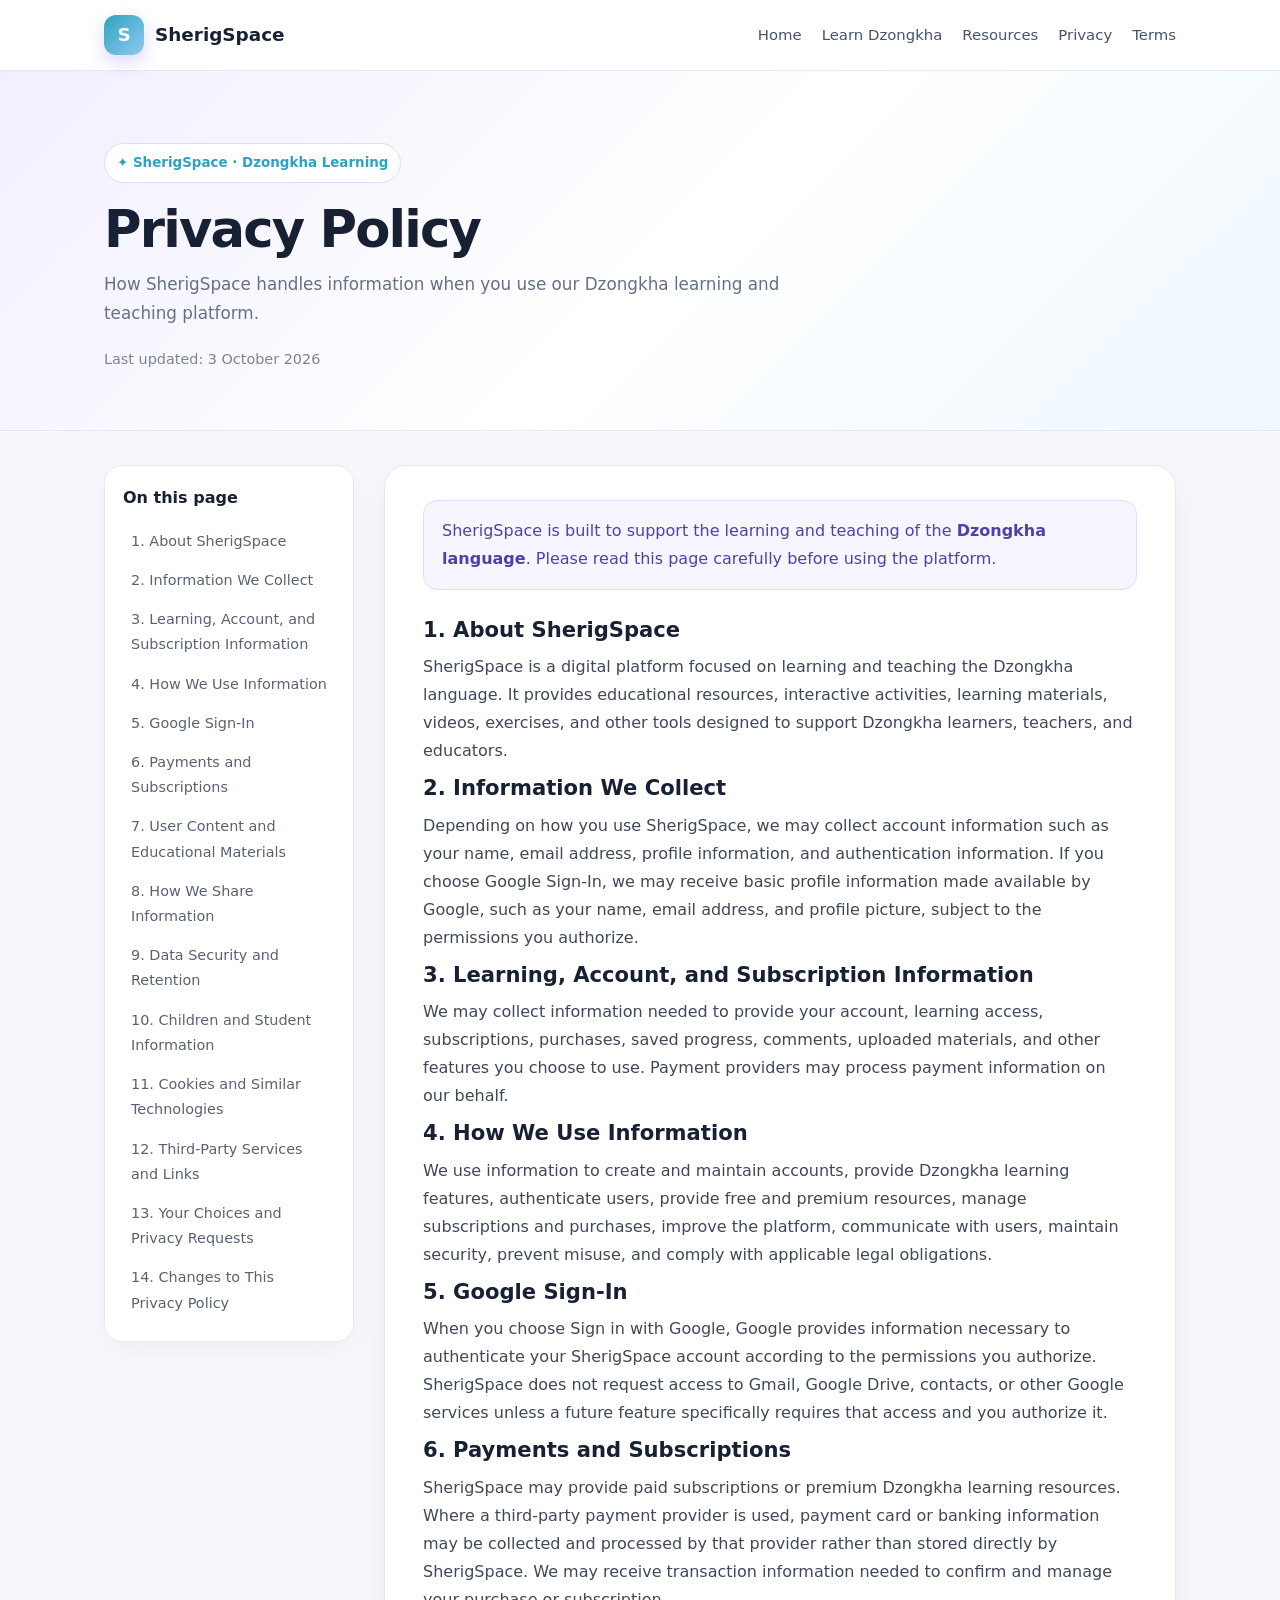
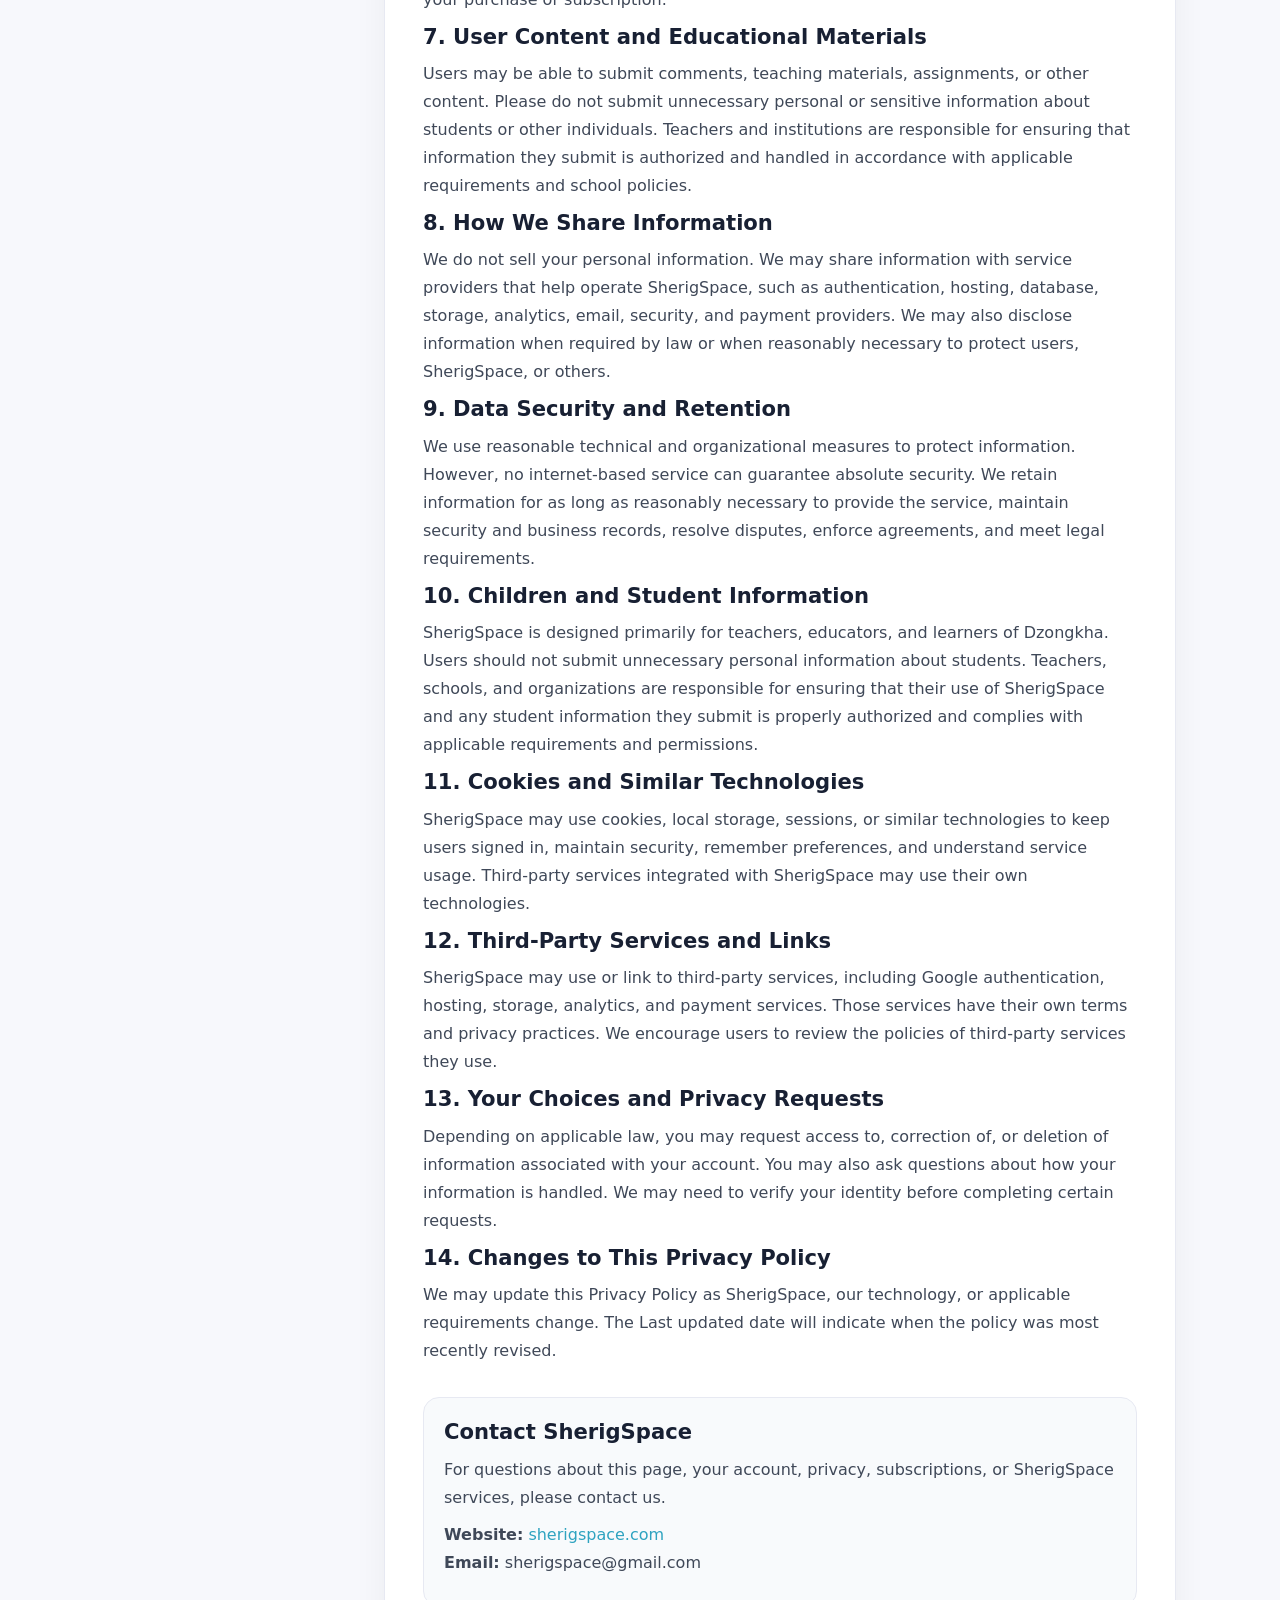
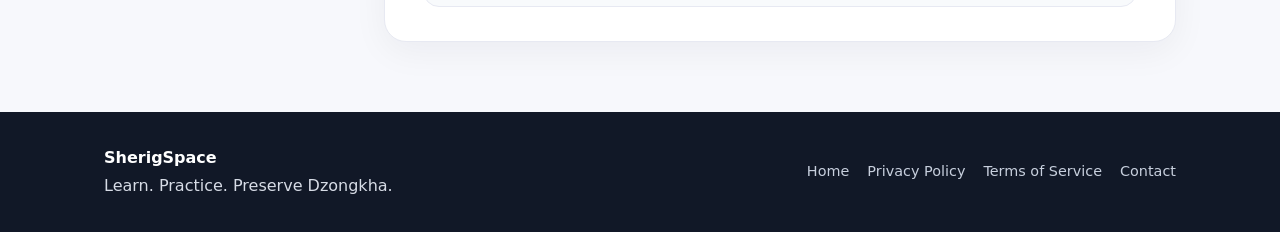
<file: privacy-policy.html>
<!doctype html>
<html lang="en">
<head>
<meta charset="utf-8"><meta name="viewport" content="width=device-width,initial-scale=1">
<title>Privacy Policy | SherigSpace</title>
<meta name="description" content="Privacy Policy for SherigSpace, a Dzongkha language learning and teaching platform.">
<link rel="stylesheet" href="fonts.css">
<style>
:root{
  --primary:#2ea3c0;
  --primary-dark:#1d54b4;
  --accent:#90c9f0;
  --ink:#182033;
  --muted:#667085;
  --bg:#f7f8fc;
  --surface:#ffffff;
  --border:#e7e9f2;
  --soft:#f0efff;
  --green:#16805c;
}
*{box-sizing:border-box}
html{scroll-behavior:smooth}
body{
  margin:0;
  font-family:Inter,'DDC Joyig',ui-sans-serif,system-ui,-apple-system,BlinkMacSystemFont,"Segoe UI",sans-serif;
  color:var(--ink); background:var(--bg); line-height:1.75;
}
a{color:var(--primary);text-decoration:none}
a:hover{text-decoration:underline}
.site-header{
  position:sticky;top:0;z-index:20;background:rgba(255,255,255,.92);
  backdrop-filter:blur(14px);border-bottom:1px solid var(--border)
}
.nav{
  max-width:1120px;margin:auto;padding:15px 24px;display:flex;
  align-items:center;justify-content:space-between;gap:20px
}
.brand{display:flex;align-items:center;gap:11px;font-weight:800;color:var(--ink);font-size:1.15rem}
.brand-mark{
  width:40px;height:40px;border-radius:12px;display:grid;place-items:center;
  color:white;font-weight:900;background:linear-gradient(135deg,var(--primary),var(--accent));
  box-shadow:0 7px 18px rgba(91,76,226,.22)
}
.nav-links{display:flex;gap:20px;align-items:center;font-size:.93rem}
.nav-links a{color:#475467}
.nav-links a:hover{color:var(--primary);text-decoration:none}
.hero{
  background:linear-gradient(135deg,#f0efff 0%,#ffffff 52%,#eef8ff 100%);
  border-bottom:1px solid var(--border)
}
.hero-inner{max-width:1120px;margin:auto;padding:72px 24px 58px}
.eyebrow{
  display:inline-flex;align-items:center;gap:8px;padding:7px 12px;border-radius:999px;
  background:#fff;border:1px solid #dedcff;color:var(--primary);font-size:.84rem;font-weight:700
}
h1{font-size:clamp(2rem,4vw,3.3rem);line-height:1.12;margin:18px 0 12px;letter-spacing:-.035em}
.hero p{max-width:720px;color:var(--muted);font-size:1.05rem;margin:0}
.updated{margin-top:18px;font-size:.9rem;color:#7b8497}
.layout{max-width:1120px;margin:34px auto 70px;padding:0 24px;display:grid;grid-template-columns:250px 1fr;gap:30px}
.toc{
  position:sticky;top:92px;align-self:start;background:var(--surface);border:1px solid var(--border);
  border-radius:18px;padding:18px;box-shadow:0 8px 28px rgba(16,24,40,.04)
}
.toc strong{display:block;margin-bottom:10px}
.toc a{display:block;padding:7px 8px;border-radius:8px;color:#596273;font-size:.9rem}
.toc a:hover{background:var(--soft);color:var(--primary);text-decoration:none}
.content{
  background:var(--surface);border:1px solid var(--border);border-radius:22px;
  padding:34px 38px;box-shadow:0 10px 35px rgba(16,24,40,.05)
}
.content h2{font-size:1.32rem;margin:32px 0 10px;line-height:1.3}
.content h2:first-child{margin-top:0}
.content h3{font-size:1.05rem;margin:22px 0 7px}
.content p{margin:9px 0;color:#3f4858}
.content ul{padding-left:22px;color:#3f4858}
.notice{
  margin:0 0 26px;padding:16px 18px;border-radius:14px;background:#f7f5ff;
  border:1px solid #e2deff;color:#4b43a5
}
.contact{
  margin-top:32px;padding:20px;border-radius:16px;background:#f8fafc;border:1px solid var(--border)
}
.site-footer{background:#111827;color:#d7dce6}
.footer-inner{max-width:1120px;margin:auto;padding:32px 24px;display:flex;justify-content:space-between;gap:24px;align-items:center}
.footer-brand{font-weight:800;color:#fff}
.footer-links{display:flex;gap:18px;flex-wrap:wrap}
.footer-links a{color:#c7cfdd;font-size:.9rem}
@media(max-width:800px){
  .nav-links{display:none}
  .layout{grid-template-columns:1fr}
  .toc{position:static}
  .content{padding:26px 22px}
  .hero-inner{padding-top:48px}
  .footer-inner{flex-direction:column;align-items:flex-start}
}
</style>
</head>
<body>
<header class="site-header"><nav class="nav">
<a class="brand" href="/"><span class="brand-mark">S</span><span>SherigSpace</span></a>
<div class="nav-links"><a href="/">Home</a><a href="/learn">Learn Dzongkha</a><a href="/resources">Resources</a><a href="/privacy-policy">Privacy</a><a href="/terms">Terms</a></div>
</nav></header>
<section class="hero"><div class="hero-inner">
<span class="eyebrow">✦ SherigSpace · Dzongkha Learning</span>
<h1>Privacy Policy</h1><p>How SherigSpace handles information when you use our Dzongkha learning and teaching platform.</p><div class="updated">Last updated: 3 October 2026</div>
</div></section>
<main class="layout">
<aside class="toc"><strong>On this page</strong><a href="#s1">1. About SherigSpace</a>
<a href="#s2">2. Information We Collect</a>
<a href="#s3">3. Learning, Account, and Subscription Information</a>
<a href="#s4">4. How We Use Information</a>
<a href="#s5">5. Google Sign-In</a>
<a href="#s6">6. Payments and Subscriptions</a>
<a href="#s7">7. User Content and Educational Materials</a>
<a href="#s8">8. How We Share Information</a>
<a href="#s9">9. Data Security and Retention</a>
<a href="#s10">10. Children and Student Information</a>
<a href="#s11">11. Cookies and Similar Technologies</a>
<a href="#s12">12. Third-Party Services and Links</a>
<a href="#s13">13. Your Choices and Privacy Requests</a>
<a href="#s14">14. Changes to This Privacy Policy</a></aside>
<article class="content">
<div class="notice">SherigSpace is built to support the learning and teaching of the <strong>Dzongkha language</strong>. Please read this page carefully before using the platform.</div>
<section id="s1"><h2>1. About SherigSpace</h2><p>SherigSpace is a digital platform focused on learning and teaching the Dzongkha language. It provides educational resources, interactive activities, learning materials, videos, exercises, and other tools designed to support Dzongkha learners, teachers, and educators.</p></section><section id="s2"><h2>2. Information We Collect</h2><p>Depending on how you use SherigSpace, we may collect account information such as your name, email address, profile information, and authentication information. If you choose Google Sign-In, we may receive basic profile information made available by Google, such as your name, email address, and profile picture, subject to the permissions you authorize.</p></section><section id="s3"><h2>3. Learning, Account, and Subscription Information</h2><p>We may collect information needed to provide your account, learning access, subscriptions, purchases, saved progress, comments, uploaded materials, and other features you choose to use. Payment providers may process payment information on our behalf.</p></section><section id="s4"><h2>4. How We Use Information</h2><p>We use information to create and maintain accounts, provide Dzongkha learning features, authenticate users, provide free and premium resources, manage subscriptions and purchases, improve the platform, communicate with users, maintain security, prevent misuse, and comply with applicable legal obligations.</p></section><section id="s5"><h2>5. Google Sign-In</h2><p>When you choose Sign in with Google, Google provides information necessary to authenticate your SherigSpace account according to the permissions you authorize. SherigSpace does not request access to Gmail, Google Drive, contacts, or other Google services unless a future feature specifically requires that access and you authorize it.</p></section><section id="s6"><h2>6. Payments and Subscriptions</h2><p>SherigSpace may provide paid subscriptions or premium Dzongkha learning resources. Where a third-party payment provider is used, payment card or banking information may be collected and processed by that provider rather than stored directly by SherigSpace. We may receive transaction information needed to confirm and manage your purchase or subscription.</p></section><section id="s7"><h2>7. User Content and Educational Materials</h2><p>Users may be able to submit comments, teaching materials, assignments, or other content. Please do not submit unnecessary personal or sensitive information about students or other individuals. Teachers and institutions are responsible for ensuring that information they submit is authorized and handled in accordance with applicable requirements and school policies.</p></section><section id="s8"><h2>8. How We Share Information</h2><p>We do not sell your personal information. We may share information with service providers that help operate SherigSpace, such as authentication, hosting, database, storage, analytics, email, security, and payment providers. We may also disclose information when required by law or when reasonably necessary to protect users, SherigSpace, or others.</p></section><section id="s9"><h2>9. Data Security and Retention</h2><p>We use reasonable technical and organizational measures to protect information. However, no internet-based service can guarantee absolute security. We retain information for as long as reasonably necessary to provide the service, maintain security and business records, resolve disputes, enforce agreements, and meet legal requirements.</p></section><section id="s10"><h2>10. Children and Student Information</h2><p>SherigSpace is designed primarily for teachers, educators, and learners of Dzongkha. Users should not submit unnecessary personal information about students. Teachers, schools, and organizations are responsible for ensuring that their use of SherigSpace and any student information they submit is properly authorized and complies with applicable requirements and permissions.</p></section><section id="s11"><h2>11. Cookies and Similar Technologies</h2><p>SherigSpace may use cookies, local storage, sessions, or similar technologies to keep users signed in, maintain security, remember preferences, and understand service usage. Third-party services integrated with SherigSpace may use their own technologies.</p></section><section id="s12"><h2>12. Third-Party Services and Links</h2><p>SherigSpace may use or link to third-party services, including Google authentication, hosting, storage, analytics, and payment services. Those services have their own terms and privacy practices. We encourage users to review the policies of third-party services they use.</p></section><section id="s13"><h2>13. Your Choices and Privacy Requests</h2><p>Depending on applicable law, you may request access to, correction of, or deletion of information associated with your account. You may also ask questions about how your information is handled. We may need to verify your identity before completing certain requests.</p></section><section id="s14"><h2>14. Changes to This Privacy Policy</h2><p>We may update this Privacy Policy as SherigSpace, our technology, or applicable requirements change. The Last updated date will indicate when the policy was most recently revised.</p></section>
<div class="contact"><h2>Contact SherigSpace</h2>
<p>For questions about this page, your account, privacy, subscriptions, or SherigSpace services, please contact us.</p>
<p><strong>Website:</strong> <a href="https://sherigspace.com/">sherigspace.com</a><br>
<strong>Email:</strong> <span>sherigspace@gmail.com</span></p>
</div>
</article>
</main>
<footer class="site-footer"><div class="footer-inner">
<div><div class="footer-brand">SherigSpace</div><div>Learn. Practice. Preserve Dzongkha.</div></div>
<div class="footer-links"><a href="/">Home</a><a href="/privacy-policy">Privacy Policy</a><a href="/terms">Terms of Service</a><a href="/contact">Contact</a></div>
</div></footer>
</body></html>
</file>
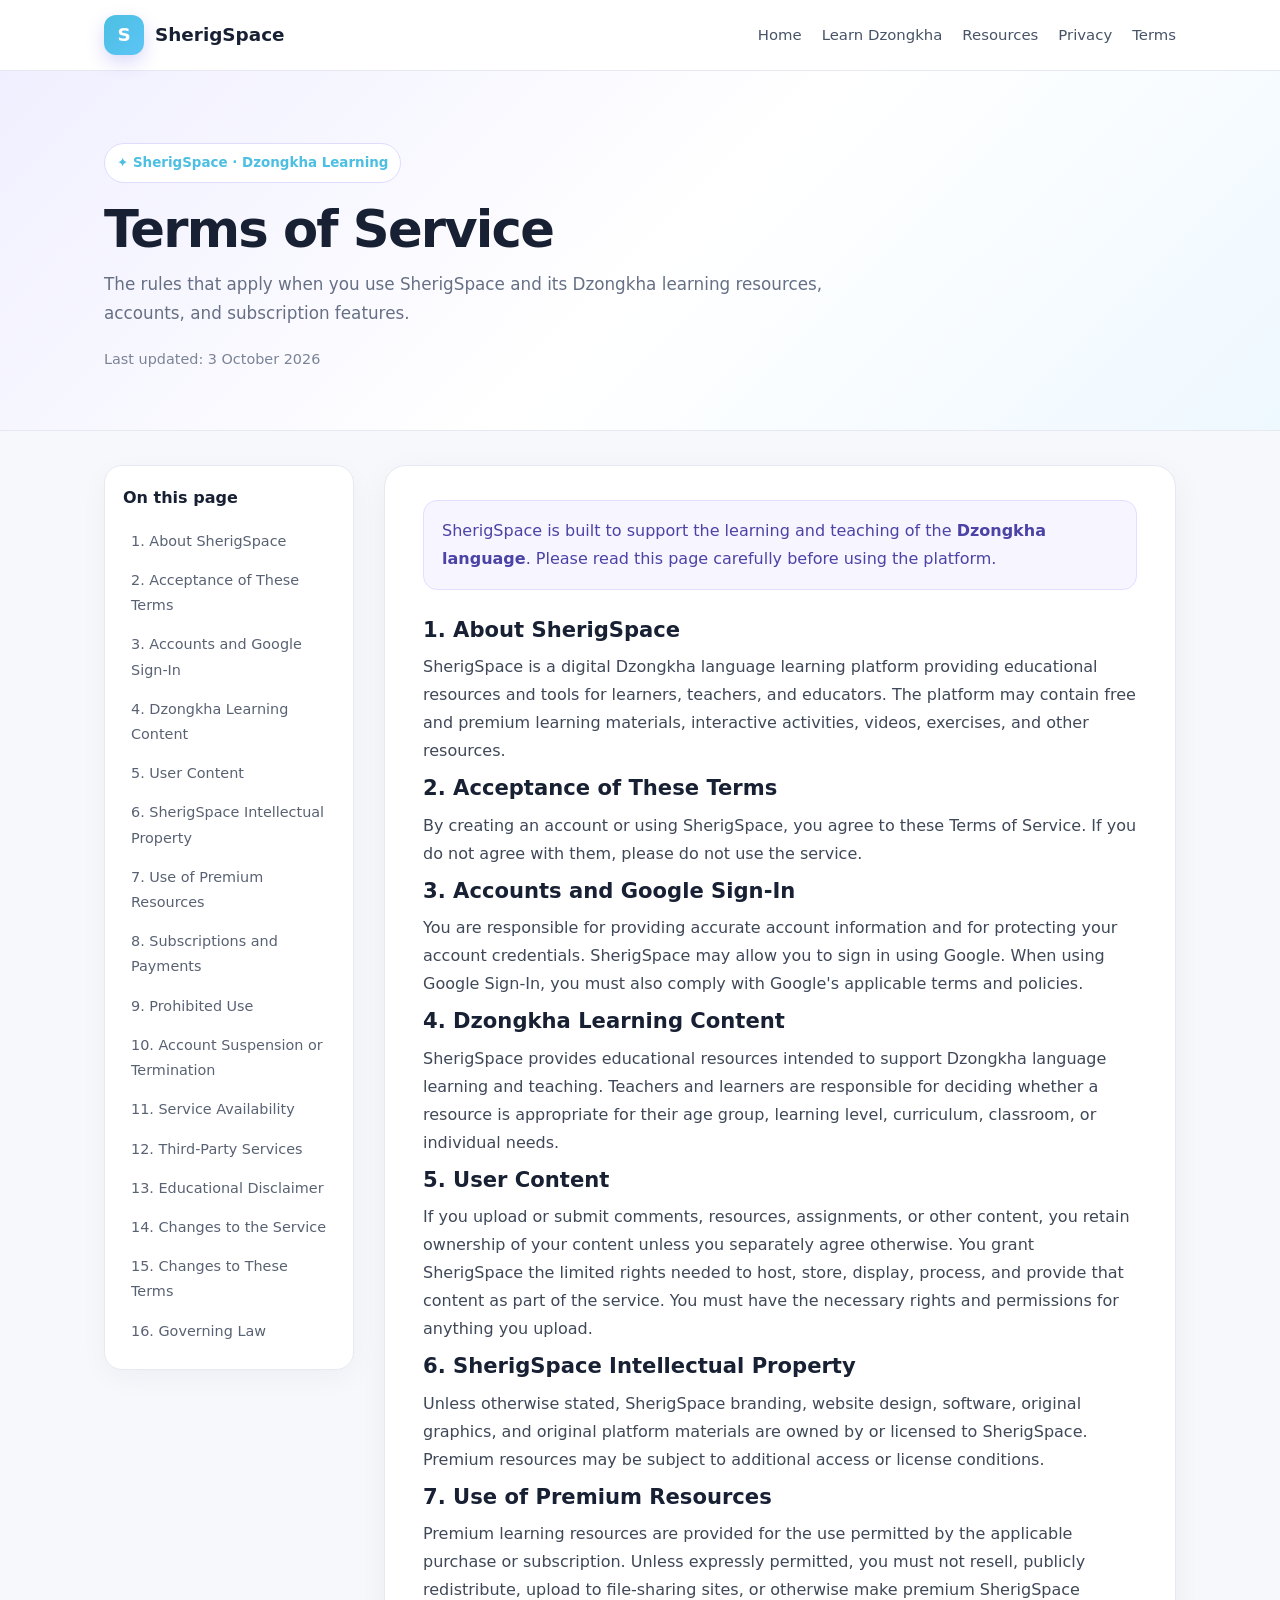
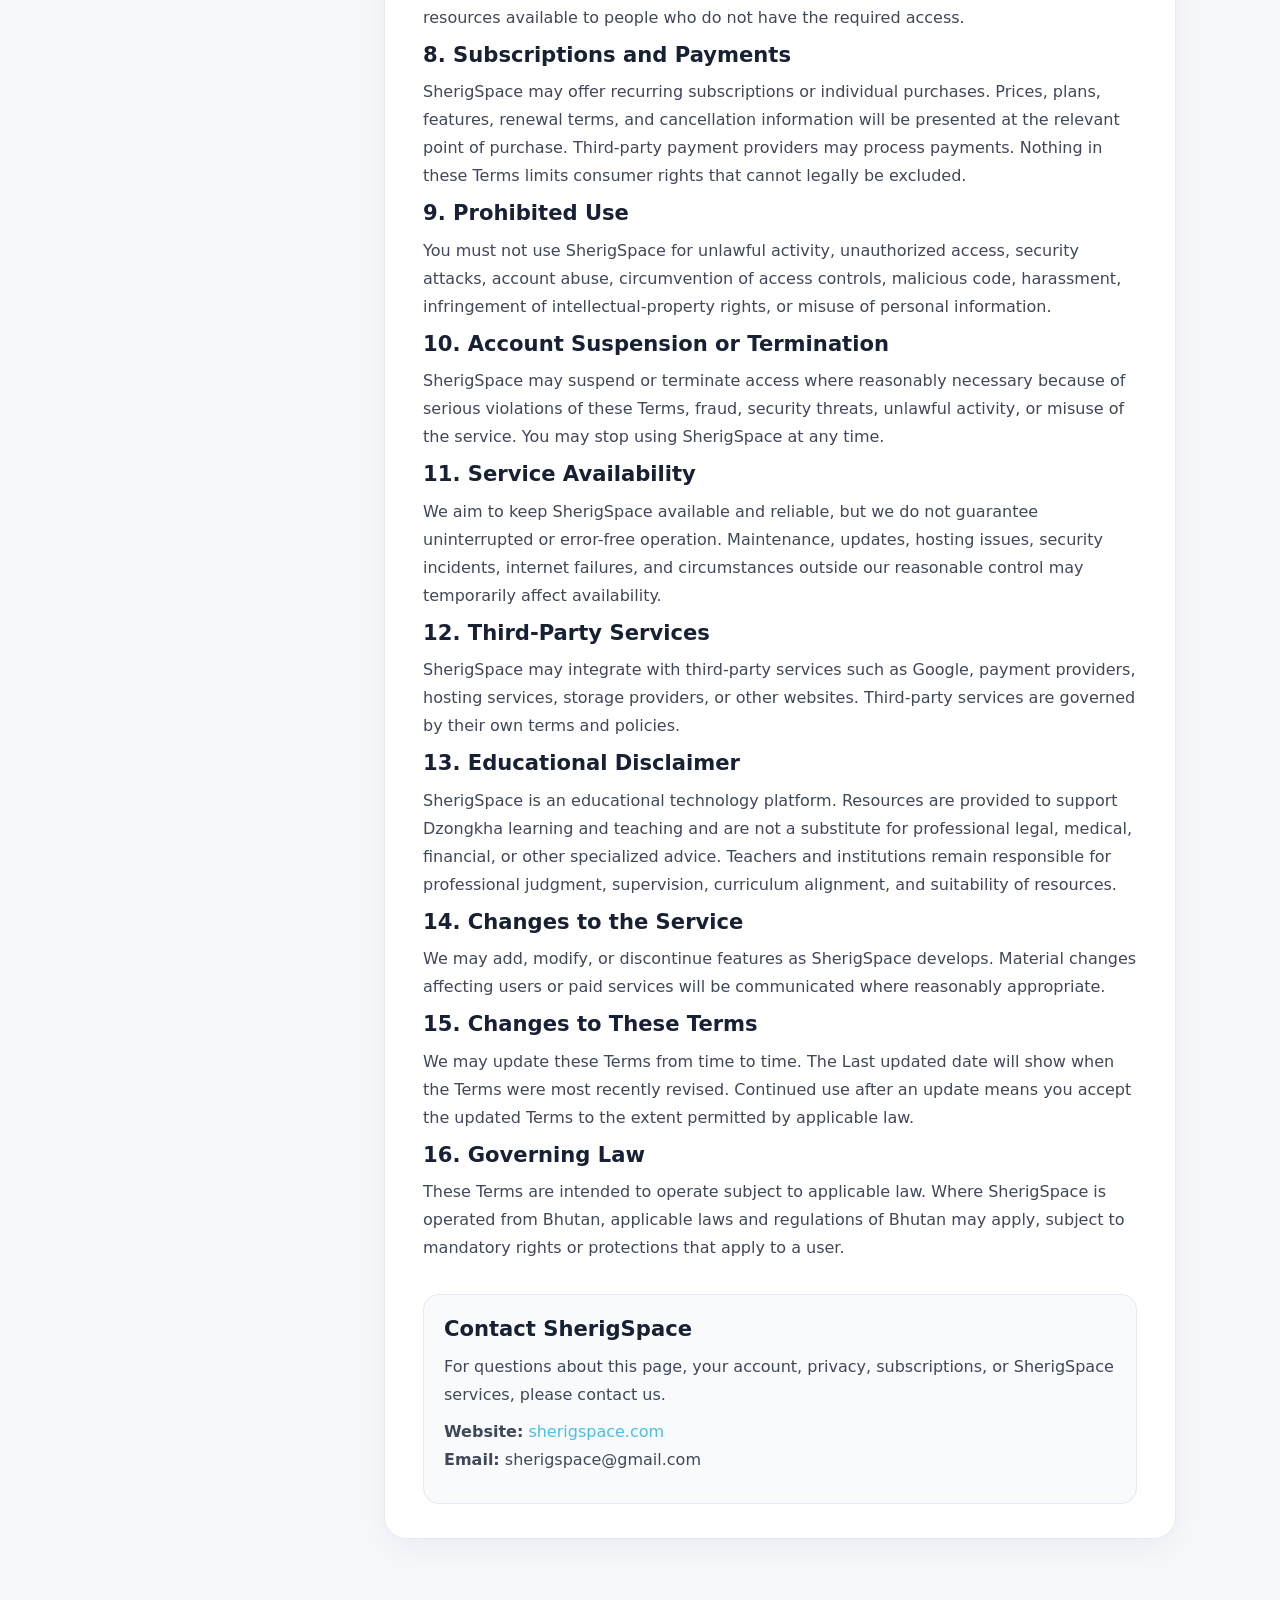
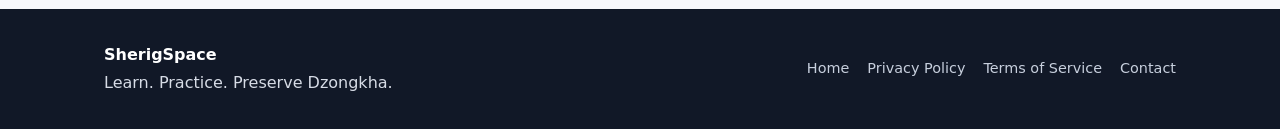
<file: terms-of-service.html>
<!doctype html>
<html lang="en">
<head>
<meta charset="utf-8"><meta name="viewport" content="width=device-width,initial-scale=1">
<title>Terms of Service | SherigSpace</title>
<meta name="description" content="Terms of Service for SherigSpace, a Dzongkha language learning and teaching platform.">
<link rel="stylesheet" href="fonts.css">
<style>
:root{
  --primary:#4cbfe2;
  --primary-dark:#3688b8;
  --accent:#5cc5f6;
  --ink:#182033;
  --muted:#667085;
  --bg:#f7f8fc;
  --surface:#ffffff;
  --border:#e7e9f2;
  --soft:#f0efff;
  --green:#16805c;
}
*{box-sizing:border-box}
html{scroll-behavior:smooth}
body{
  margin:0;
  font-family:Inter,'DDC Joyig',ui-sans-serif,system-ui,-apple-system,BlinkMacSystemFont,"Segoe UI",sans-serif;
  color:var(--ink); background:var(--bg); line-height:1.75;
}
a{color:var(--primary);text-decoration:none}
a:hover{text-decoration:underline}
.site-header{
  position:sticky;top:0;z-index:20;background:rgba(255,255,255,.92);
  backdrop-filter:blur(14px);border-bottom:1px solid var(--border)
}
.nav{
  max-width:1120px;margin:auto;padding:15px 24px;display:flex;
  align-items:center;justify-content:space-between;gap:20px
}
.brand{display:flex;align-items:center;gap:11px;font-weight:800;color:var(--ink);font-size:1.15rem}
.brand-mark{
  width:40px;height:40px;border-radius:12px;display:grid;place-items:center;
  color:white;font-weight:900;background:linear-gradient(135deg,var(--primary),var(--accent));
  box-shadow:0 7px 18px rgba(91,76,226,.22)
}
.nav-links{display:flex;gap:20px;align-items:center;font-size:.93rem}
.nav-links a{color:#475467}
.nav-links a:hover{color:var(--primary);text-decoration:none}
.hero{
  background:linear-gradient(135deg,#f0efff 0%,#ffffff 52%,#eef8ff 100%);
  border-bottom:1px solid var(--border)
}
.hero-inner{max-width:1120px;margin:auto;padding:72px 24px 58px}
.eyebrow{
  display:inline-flex;align-items:center;gap:8px;padding:7px 12px;border-radius:999px;
  background:#fff;border:1px solid #dedcff;color:var(--primary);font-size:.84rem;font-weight:700
}
h1{font-size:clamp(2rem,4vw,3.3rem);line-height:1.12;margin:18px 0 12px;letter-spacing:-.035em}
.hero p{max-width:720px;color:var(--muted);font-size:1.05rem;margin:0}
.updated{margin-top:18px;font-size:.9rem;color:#7b8497}
.layout{max-width:1120px;margin:34px auto 70px;padding:0 24px;display:grid;grid-template-columns:250px 1fr;gap:30px}
.toc{
  position:sticky;top:92px;align-self:start;background:var(--surface);border:1px solid var(--border);
  border-radius:18px;padding:18px;box-shadow:0 8px 28px rgba(16,24,40,.04)
}
.toc strong{display:block;margin-bottom:10px}
.toc a{display:block;padding:7px 8px;border-radius:8px;color:#596273;font-size:.9rem}
.toc a:hover{background:var(--soft);color:var(--primary);text-decoration:none}
.content{
  background:var(--surface);border:1px solid var(--border);border-radius:22px;
  padding:34px 38px;box-shadow:0 10px 35px rgba(16,24,40,.05)
}
.content h2{font-size:1.32rem;margin:32px 0 10px;line-height:1.3}
.content h2:first-child{margin-top:0}
.content h3{font-size:1.05rem;margin:22px 0 7px}
.content p{margin:9px 0;color:#3f4858}
.content ul{padding-left:22px;color:#3f4858}
.notice{
  margin:0 0 26px;padding:16px 18px;border-radius:14px;background:#f7f5ff;
  border:1px solid #e2deff;color:#4b43a5
}
.contact{
  margin-top:32px;padding:20px;border-radius:16px;background:#f8fafc;border:1px solid var(--border)
}
.site-footer{background:#111827;color:#d7dce6}
.footer-inner{max-width:1120px;margin:auto;padding:32px 24px;display:flex;justify-content:space-between;gap:24px;align-items:center}
.footer-brand{font-weight:800;color:#fff}
.footer-links{display:flex;gap:18px;flex-wrap:wrap}
.footer-links a{color:#c7cfdd;font-size:.9rem}
@media(max-width:800px){
  .nav-links{display:none}
  .layout{grid-template-columns:1fr}
  .toc{position:static}
  .content{padding:26px 22px}
  .hero-inner{padding-top:48px}
  .footer-inner{flex-direction:column;align-items:flex-start}
}
</style>
</head>
<body>
<header class="site-header"><nav class="nav">
<a class="brand" href="/"><span class="brand-mark">S</span><span>SherigSpace</span></a>
<div class="nav-links"><a href="/">Home</a><a href="/learn">Learn Dzongkha</a><a href="/resources">Resources</a><a href="/privacy-policy">Privacy</a><a href="/terms">Terms</a></div>
</nav></header>
<section class="hero"><div class="hero-inner">
<span class="eyebrow">✦ SherigSpace · Dzongkha Learning</span>
<h1>Terms of Service</h1><p>The rules that apply when you use SherigSpace and its Dzongkha learning resources, accounts, and subscription features.</p><div class="updated">Last updated: 3 October 2026</div>
</div></section>
<main class="layout">
<aside class="toc"><strong>On this page</strong><a href="#s1">1. About SherigSpace</a>
<a href="#s2">2. Acceptance of These Terms</a>
<a href="#s3">3. Accounts and Google Sign-In</a>
<a href="#s4">4. Dzongkha Learning Content</a>
<a href="#s5">5. User Content</a>
<a href="#s6">6. SherigSpace Intellectual Property</a>
<a href="#s7">7. Use of Premium Resources</a>
<a href="#s8">8. Subscriptions and Payments</a>
<a href="#s9">9. Prohibited Use</a>
<a href="#s10">10. Account Suspension or Termination</a>
<a href="#s11">11. Service Availability</a>
<a href="#s12">12. Third-Party Services</a>
<a href="#s13">13. Educational Disclaimer</a>
<a href="#s14">14. Changes to the Service</a>
<a href="#s15">15. Changes to These Terms</a>
<a href="#s16">16. Governing Law</a></aside>
<article class="content">
<div class="notice">SherigSpace is built to support the learning and teaching of the <strong>Dzongkha language</strong>. Please read this page carefully before using the platform.</div>
<section id="s1"><h2>1. About SherigSpace</h2><p>SherigSpace is a digital Dzongkha language learning platform providing educational resources and tools for learners, teachers, and educators. The platform may contain free and premium learning materials, interactive activities, videos, exercises, and other resources.</p></section><section id="s2"><h2>2. Acceptance of These Terms</h2><p>By creating an account or using SherigSpace, you agree to these Terms of Service. If you do not agree with them, please do not use the service.</p></section><section id="s3"><h2>3. Accounts and Google Sign-In</h2><p>You are responsible for providing accurate account information and for protecting your account credentials. SherigSpace may allow you to sign in using Google. When using Google Sign-In, you must also comply with Google's applicable terms and policies.</p></section><section id="s4"><h2>4. Dzongkha Learning Content</h2><p>SherigSpace provides educational resources intended to support Dzongkha language learning and teaching. Teachers and learners are responsible for deciding whether a resource is appropriate for their age group, learning level, curriculum, classroom, or individual needs.</p></section><section id="s5"><h2>5. User Content</h2><p>If you upload or submit comments, resources, assignments, or other content, you retain ownership of your content unless you separately agree otherwise. You grant SherigSpace the limited rights needed to host, store, display, process, and provide that content as part of the service. You must have the necessary rights and permissions for anything you upload.</p></section><section id="s6"><h2>6. SherigSpace Intellectual Property</h2><p>Unless otherwise stated, SherigSpace branding, website design, software, original graphics, and original platform materials are owned by or licensed to SherigSpace. Premium resources may be subject to additional access or license conditions.</p></section><section id="s7"><h2>7. Use of Premium Resources</h2><p>Premium learning resources are provided for the use permitted by the applicable purchase or subscription. Unless expressly permitted, you must not resell, publicly redistribute, upload to file-sharing sites, or otherwise make premium SherigSpace resources available to people who do not have the required access.</p></section><section id="s8"><h2>8. Subscriptions and Payments</h2><p>SherigSpace may offer recurring subscriptions or individual purchases. Prices, plans, features, renewal terms, and cancellation information will be presented at the relevant point of purchase. Third-party payment providers may process payments. Nothing in these Terms limits consumer rights that cannot legally be excluded.</p></section><section id="s9"><h2>9. Prohibited Use</h2><p>You must not use SherigSpace for unlawful activity, unauthorized access, security attacks, account abuse, circumvention of access controls, malicious code, harassment, infringement of intellectual-property rights, or misuse of personal information.</p></section><section id="s10"><h2>10. Account Suspension or Termination</h2><p>SherigSpace may suspend or terminate access where reasonably necessary because of serious violations of these Terms, fraud, security threats, unlawful activity, or misuse of the service. You may stop using SherigSpace at any time.</p></section><section id="s11"><h2>11. Service Availability</h2><p>We aim to keep SherigSpace available and reliable, but we do not guarantee uninterrupted or error-free operation. Maintenance, updates, hosting issues, security incidents, internet failures, and circumstances outside our reasonable control may temporarily affect availability.</p></section><section id="s12"><h2>12. Third-Party Services</h2><p>SherigSpace may integrate with third-party services such as Google, payment providers, hosting services, storage providers, or other websites. Third-party services are governed by their own terms and policies.</p></section><section id="s13"><h2>13. Educational Disclaimer</h2><p>SherigSpace is an educational technology platform. Resources are provided to support Dzongkha learning and teaching and are not a substitute for professional legal, medical, financial, or other specialized advice. Teachers and institutions remain responsible for professional judgment, supervision, curriculum alignment, and suitability of resources.</p></section><section id="s14"><h2>14. Changes to the Service</h2><p>We may add, modify, or discontinue features as SherigSpace develops. Material changes affecting users or paid services will be communicated where reasonably appropriate.</p></section><section id="s15"><h2>15. Changes to These Terms</h2><p>We may update these Terms from time to time. The Last updated date will show when the Terms were most recently revised. Continued use after an update means you accept the updated Terms to the extent permitted by applicable law.</p></section><section id="s16"><h2>16. Governing Law</h2><p>These Terms are intended to operate subject to applicable law. Where SherigSpace is operated from Bhutan, applicable laws and regulations of Bhutan may apply, subject to mandatory rights or protections that apply to a user.</p></section>
<div class="contact"><h2>Contact SherigSpace</h2>
<p>For questions about this page, your account, privacy, subscriptions, or SherigSpace services, please contact us.</p>
<p><strong>Website:</strong> <a href="https://sherigspace.com/">sherigspace.com</a><br>
<strong>Email:</strong> <span>sherigspace@gmail.com</span></p>
</div>
</article>
</main>
<footer class="site-footer"><div class="footer-inner">
<div><div class="footer-brand">SherigSpace</div><div>Learn. Practice. Preserve Dzongkha.</div></div>
<div class="footer-links"><a href="/">Home</a><a href="/privacy-policy">Privacy Policy</a><a href="/terms">Terms of Service</a><a href="/contact">Contact</a></div>
</div></footer>
</body></html>
</file>
<file: fonts.css>
/* DDC Joyig - the main Dzongkha (Tibetan-script) font for the whole site.
   Served from the site itself, so every device shows it (no install needed).
   unicode-range = only Tibetan characters use it, so English text keeps its own
   font automatically, and the file is only downloaded on pages that actually show
   Dzongkha. Every font stack on the site lists 'DDC Joyig' first. */
@font-face{
  font-family:'DDC Joyig';
  src:url('DDC_Joyig.woff2') format('woff2'),
      url('DDC_Joyig.ttf') format('truetype');
  font-weight:normal;
  font-style:normal;
  font-display:swap;
  unicode-range:U+0F00-0FFF,U+200B-200D,U+00A0;
}

/* English font: Baloo Bhaijaan 2 (loaded from Google Fonts in each page's <head>).
   Its natural line spacing is tall, so give body text a comfortable default;
   any element that sets its own line-height keeps it. */
body{line-height:1.5}
</file>
